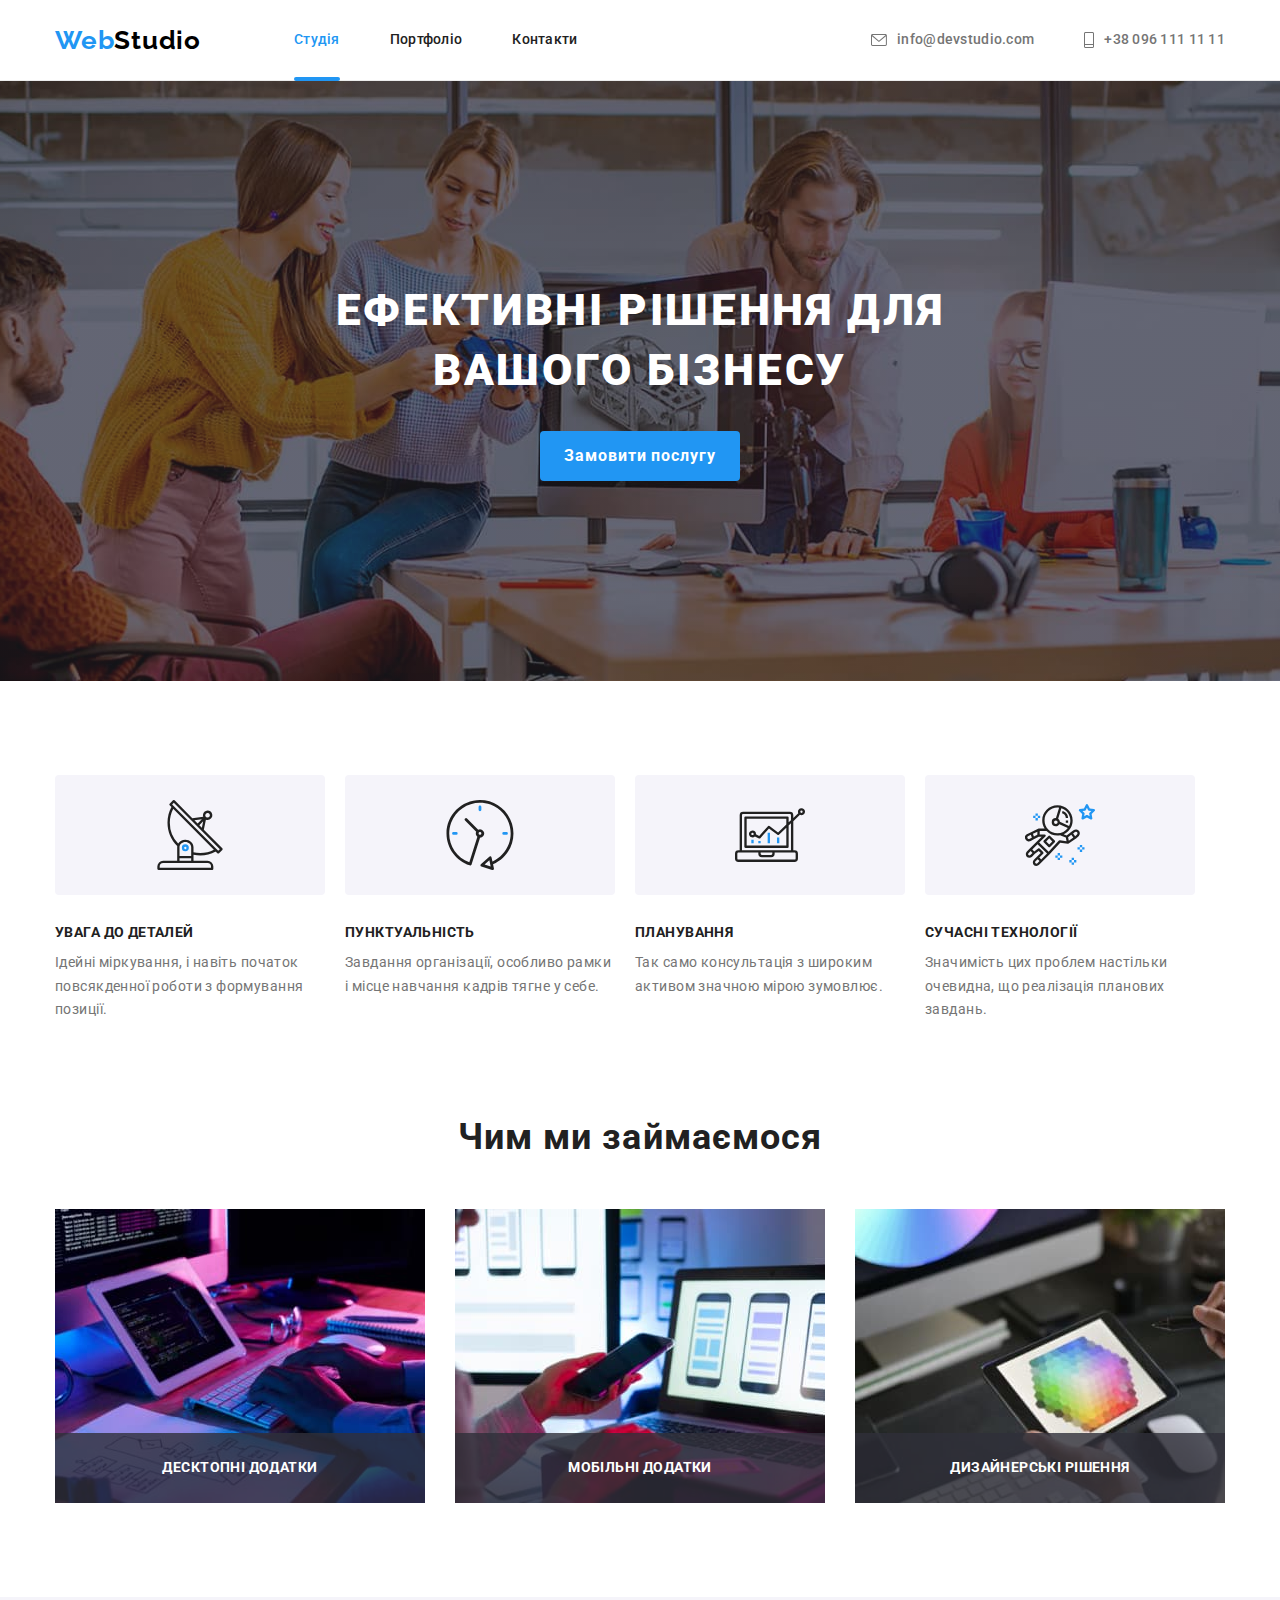
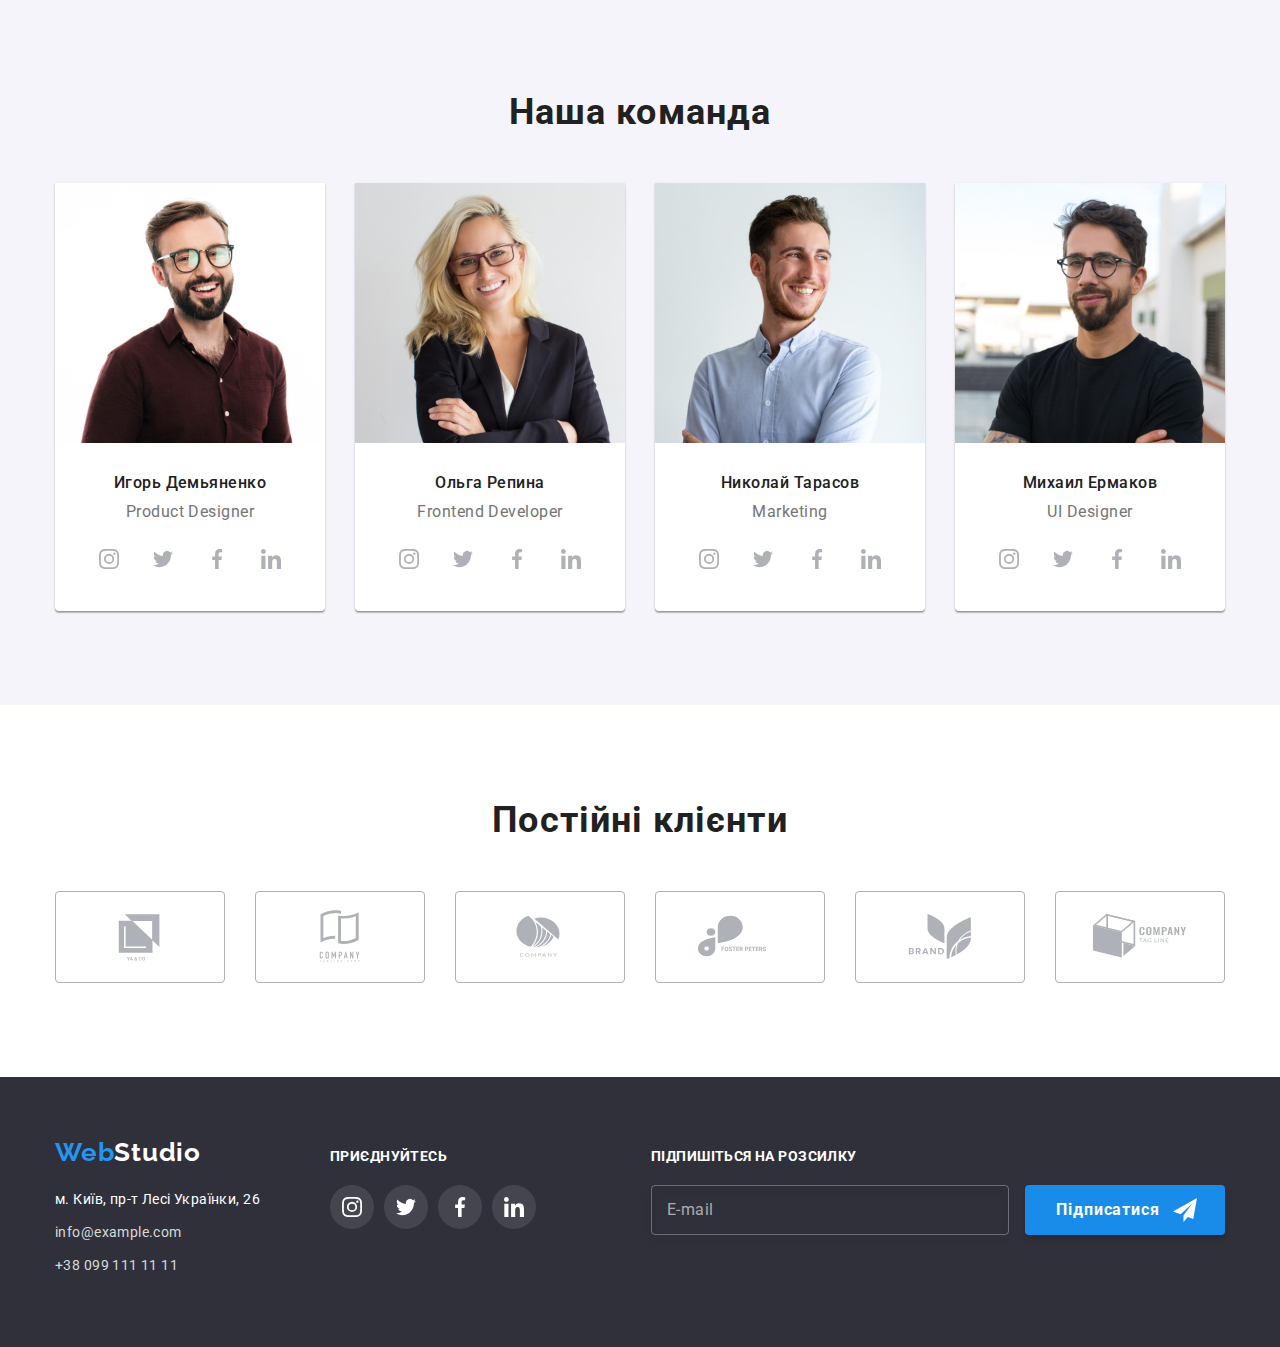
<file: index.html>
<!DOCTYPE html>
<html lang="uk">
  <head>
    <meta charset="UTF-8" />
    <meta http-equiv="X-UA-Compatible" content="IE=edge" />
    <meta name="viewport" content="width=device-width, initial-scale=1.0" />
    <title>Студія</title>
    <link rel="preconnect" href="https://fonts.googleapis.com" />
    <link rel="preconnect" href="https://fonts.gstatic.com" crossorigin />
    <link
      href="https://fonts.googleapis.com/css2?family=Raleway:wght@700&family=Roboto:wght@400;500;700;900&display=swap"
      rel="stylesheet"
    />
    <link
      rel="stylesheet"
      href="https://cdnjs.cloudflare.com/ajax/libs/modern-normalize/1.0.0/modern-normalize.min.css"
    />
    <link rel="stylesheet" href="./css/main.min.css" />
  </head>
  <body>
    <header class="header">
      <div class="container header-container">
        <a href="./index.html" class="logo link"
          >Web<span class="logo__part logo__part--dark">Studio</span></a
        >
        <nav class="navigation">
          <ul class="navigation__list list">
            <li class="navigation__item">
              <a
                href="./index.html"
                class="navigation__link link navigation__link--current"
                >Студія</a
              >
            </li>
            <li class="navigation__item">
              <a href="./portfolio.html" class="navigation__link link"
                >Портфоліо</a
              >
            </li>
            <li class="navigation__item">
              <a href="" class="navigation__link link">Контакти</a>
            </li>
          </ul>
        </nav>
        <ul class="contact-list list">
          <li class="contact-list__item">
            <a href="mailto:info@devstudio.com" class="contact-list__link link"
              ><svg class="contact-list__icon" width="16" height="12">
                <use href="./images/icons.svg#icon-mail"></use></svg
              >info@devstudio.com</a
            >
          </li>
          <li class="contact-list__item">
            <a href="tel:+380961111111" class="contact-list__link link"
              ><svg class="contact-list__icon" width="10" height="16">
                <use href="./images/icons.svg#icon-phone"></use></svg
              >+38 096 111 11 11</a
            >
          </li>
        </ul>
      </div>
    </header>
    <main>
      <!-- Баннер -->
      <section class="banner">
        <div class="container">
          <h1 class="banner__title">
            Ефективні рішення для <br />вашого бізнесу
          </h1>
          <button type="button" class="banner__btn" data-modal-open>
            Замовити послугу
          </button>
        </div>
      </section>
      <!-- Особливості -->
      <section class="section">
        <div class="container">
          <h2 class="visually-hidden">Особливості</h2>
          <ul class="about-list list">
            <li class="about-list__item">
              <div class="about-list__wrap">
                <svg class="about-list__icon" width="70" height="70">
                  <use href="./images/icons.svg#icon-about-antenna"></use>
                </svg>
              </div>

              <h3 class="about-list__title">УВАГА ДО ДЕТАЛЕЙ</h3>
              <p class="about-list__after-title">
                Ідейні міркування, і навіть початок повсякденної роботи з
                формування позиції.
              </p>
            </li>
            <li class="about-list__item">
              <div class="about-list__wrap">
                <svg class="about-list__icon" width="70" height="70">
                  <use href="./images/icons.svg#icon-about-clock"></use>
                </svg>
              </div>
              <h3 class="about-list__title">ПУНКТУАЛЬНІСТЬ</h3>
              <p class="about-list__after-title">
                Завдання організації, особливо рамки і місце навчання кадрів
                тягне у себе.
              </p>
            </li>
            <li class="about-list__item">
              <div class="about-list__wrap">
                <svg class="about-list__icon" width="70" height="70">
                  <use href="./images/icons.svg#icon-about-diagram"></use>
                </svg>
              </div>

              <h3 class="about-list__title">ПЛАНУВАННЯ</h3>
              <p class="about-list__after-title">
                Так само консультація з широким активом значною мірою зумовлює.
              </p>
            </li>
            <li class="about-list__item">
              <div class="about-list__wrap">
                <svg class="about-list__icon" width="70" height="70">
                  <use href="./images/icons.svg#icon-about-astronaut"></use>
                </svg>
              </div>

              <h3 class="about-list__title">СУЧАСНІ ТЕХНОЛОГІЇ</h3>
              <p class="about-list__after-title">
                Значимість цих проблем настільки очевидна, що реалізація
                планових завдань.
              </p>
            </li>
          </ul>
        </div>
      </section>
      <!-- Чим ми займаємося -->
      <section class="section what">
        <div class="container">
          <h2 class="title">Чим ми займаємося</h2>
          <ul class="what-list list">
            <li class="what-list__item">
              <img
                src="./images/about1.jpg"
                alt="Десктопні додатки"
                width="370"
              />
              <p class="what-list__text">Десктопні додатки</p>
            </li>
            <li class="what-list__item">
              <img
                src="./images/about2.jpg"
                alt="Мобільні додатки"
                width="370"
              />
              <p class="what-list__text">Мобільні додатки</p>
            </li>
            <li class="what-list__item">
              <img
                src="./images/about3.jpg"
                alt="Дизайнерські рішення"
                width="370"
              />
              <p class="what-list__text">Дизайнерські рішення</p>
            </li>
          </ul>
        </div>
      </section>
      <!-- Наша команда -->
      <section class="section team">
        <div class="container">
          <h2 class="title">Наша команда</h2>
          <ul class="team-list list">
            <li class="team-list__item">
              <img
                src="./images/teamcard1.jpg"
                alt="Игорь Демьяненко"
                width="270"
              />
              <div class="team-list__wrap">
                <h3 class="team-list__name">Игорь Демьяненко</h3>
                <p class="team-list__position">Product Designer</p>
                <ul class="team-icon list">
                  <li class="team-icon__item">
                    <a href="" class="team-icon__link link">
                      <svg class="team-icon__icon" width="20" height="20">
                        <use href="./images/icons.svg#icon-instagram"></use>
                      </svg>
                    </a>
                  </li>
                  <li class="team-icon__item">
                    <a href="" class="team-icon__link link">
                      <svg class="team-icon__icon" width="20" height="20">
                        <use href="./images/icons.svg#icon-twitter"></use>
                      </svg>
                    </a>
                  </li>
                  <li class="team-icon__item">
                    <a href="" class="team-icon__link link">
                      <svg class="team-icon__icon" width="20" height="20">
                        <use href="./images/icons.svg#icon-facebook"></use>
                      </svg>
                    </a>
                  </li>
                  <li class="team-icon__item">
                    <a href="" class="team-icon__link link">
                      <svg class="team-icon__icon" width="20" height="20">
                        <use href="./images/icons.svg#icon-linkedin"></use>
                      </svg>
                    </a>
                  </li>
                </ul>
              </div>
            </li>
            <li class="team-list__item">
              <img
                src="./images/teamcard2.jpg"
                alt="Ольга Репина"
                width="270"
              />
              <div class="team-list__wrap">
                <h3 class="team-list__name">Ольга Репина</h3>
                <p class="team-list__position">Frontend Developer</p>
                <ul class="team-icon list">
                  <li class="team-icon__item">
                    <a href="" class="team-icon__link link">
                      <svg class="team-icon__icon" width="20" height="20">
                        <use href="./images/icons.svg#icon-instagram"></use>
                      </svg>
                    </a>
                  </li>
                  <li class="team-icon__item">
                    <a href="" class="team-icon__link link">
                      <svg class="team-icon__icon" width="20" height="20">
                        <use href="./images/icons.svg#icon-twitter"></use>
                      </svg>
                    </a>
                  </li>
                  <li class="team-icon__item">
                    <a href="" class="team-icon__link link">
                      <svg class="team-icon__icon" width="20" height="20">
                        <use href="./images/icons.svg#icon-facebook"></use>
                      </svg>
                    </a>
                  </li>
                  <li class="team-icon__item">
                    <a href="" class="team-icon__link link">
                      <svg class="team-icon__icon" width="20" height="20">
                        <use href="./images/icons.svg#icon-linkedin"></use>
                      </svg>
                    </a>
                  </li>
                </ul>
              </div>
            </li>
            <li class="team-list__item">
              <img
                src="./images/teamcard3.jpg"
                alt="Николай Тарасов"
                width="270"
              />
              <div class="team-list__wrap">
                <h3 class="team-list__name">Николай Тарасов</h3>
                <p class="team-list__position">Marketing</p>
                <ul class="team-icon list">
                  <li class="team-icon__item">
                    <a href="" class="team-icon__link link">
                      <svg class="team-icon__icon" width="20" height="20">
                        <use href="./images/icons.svg#icon-instagram"></use>
                      </svg>
                    </a>
                  </li>
                  <li class="team-icon__item">
                    <a href="" class="team-icon__link link">
                      <svg class="team-icon__icon" width="20" height="20">
                        <use href="./images/icons.svg#icon-twitter"></use>
                      </svg>
                    </a>
                  </li>
                  <li class="team-icon__item">
                    <a href="" class="team-icon__link link">
                      <svg class="team-icon__icon" width="20" height="20">
                        <use href="./images/icons.svg#icon-facebook"></use>
                      </svg>
                    </a>
                  </li>
                  <li class="team-icon__item">
                    <a href="" class="team-icon__link link">
                      <svg class="team-icon__icon" width="20" height="20">
                        <use href="./images/icons.svg#icon-linkedin"></use>
                      </svg>
                    </a>
                  </li>
                </ul>
              </div>
            </li>
            <li class="team-list__item">
              <img
                src="./images/teamcard4.jpg"
                alt="Михаил Ермаков"
                width="270"
              />
              <div class="team-list__wrap">
                <h3 class="team-list__name">Михаил Ермаков</h3>
                <p class="team-list__position">UI Designer</p>
                <ul class="team-icon list">
                  <li class="team-icon__item">
                    <a href="" class="team-icon__link link">
                      <svg class="team-icon__icon" width="20" height="20">
                        <use href="./images/icons.svg#icon-instagram"></use>
                      </svg>
                    </a>
                  </li>
                  <li class="team-icon__item">
                    <a href="" class="team-icon__link link">
                      <svg class="team-icon__icon" width="20" height="20">
                        <use href="./images/icons.svg#icon-twitter"></use>
                      </svg>
                    </a>
                  </li>
                  <li class="team-icon__item">
                    <a href="" class="team-icon__link link">
                      <svg class="team-icon__icon" width="20" height="20">
                        <use href="./images/icons.svg#icon-facebook"></use>
                      </svg>
                    </a>
                  </li>
                  <li class="team-icon__item">
                    <a href="" class="team-icon__link link">
                      <svg class="team-icon__icon" width="20" height="20">
                        <use href="./images/icons.svg#icon-linkedin"></use>
                      </svg>
                    </a>
                  </li>
                </ul>
              </div>
            </li>
          </ul>
        </div>
      </section>
      <!-- Постійні клієнти -->
      <section class="clients">
        <div class="container">
          <h2 class="title">Постійні клієнти</h2>
          <ul class="clients-list list">
            <li class="clients-list__item">
              <a href="" class="clients-list__link link">
                <svg class="clients-list__icon" width="106" height="60">
                  <use href="./images/icons.svg#icon-clients-one"></use>
                </svg>
              </a>
            </li>
            <li class="clients-list__item">
              <a href="" class="clients-list__link link"
                ><svg class="clients-list__icon" width="106" height="60">
                  <use href="./images/icons.svg#icon-clients-two"></use></svg
              ></a>
            </li>
            <li class="clients-list__item">
              <a href="" class="clients-list__link link"
                ><svg class="clients-list__icon" width="106" height="60">
                  <use href="./images/icons.svg#icon-clients-three"></use></svg
              ></a>
            </li>
            <li class="clients-list__item">
              <a href="" class="clients-list__link link"
                ><svg class="clients-list__icon" width="106" height="60">
                  <use href="./images/icons.svg#icon-clients-four"></use></svg
              ></a>
            </li>
            <li class="clients-list__item">
              <a href="" class="clients-list__link link"
                ><svg class="clients-list__icon" width="106" height="60">
                  <use href="./images/icons.svg#icon-clients-five"></use></svg
              ></a>
            </li>
            <li class="clients-list__item">
              <a href="" class="clients-list__link link"
                ><svg class="clients-list__icon" width="106" height="60">
                  <use href="./images/icons.svg#icon-clients-six"></use></svg
              ></a>
            </li>
          </ul>
        </div>
      </section>
    </main>
    <footer class="footer">
      <div class="footer-container container">
        <div>
          <a href="./index.html" class="logo link footer__link"
            >Web<span class="logo__part logo__part--light">Studio</span></a
          >
          <address>
            <p class="footer-address">м. Київ, пр-т Лесі Українки, 26</p>
            <ul class="footer-list list">
              <li class="footer-item">
                <a href="mailto:info@example.com" class="footer-contact link"
                  >info@example.com</a
                >
              </li>
              <li class="footer-item">
                <a href="tel:+380991111111" class="footer-contact link"
                  >+38 099 111 11 11</a
                >
              </li>
            </ul>
          </address>
        </div>
        <div class="social">
          <p class="footer-title">Приєднуйтесь</p>
          <ul class="social-icon list">
            <li class="social-icon-item">
              <a href="" class="social-icon-link link">
                <svg class="social-icon-icon" width="20" height="20">
                  <use href="./images/icons.svg#icon-instagram"></use>
                </svg>
              </a>
            </li>
            <li class="social-icon-item">
              <a href="" class="social-icon-link link">
                <svg class="social-icon-icon" width="20" height="20">
                  <use href="./images/icons.svg#icon-twitter"></use>
                </svg>
              </a>
            </li>
            <li class="social-icon-item">
              <a href="" class="social-icon-link link">
                <svg class="social-icon-icon" width="20" height="20">
                  <use href="./images/icons.svg#icon-facebook"></use>
                </svg>
              </a>
            </li>
            <li class="social-icon-item">
              <a href="" class="social-icon-link link">
                <svg class="social-icon-icon" width="20" height="20">
                  <use href="./images/icons.svg#icon-linkedin"></use>
                </svg>
              </a>
            </li>
          </ul>
        </div>
        <form class="subs">
          <p class="footer-title">Підпишіться на розсилку</p>
          <div class="subs-wrap">
            <input
              type="email"
              name="mail-subs"
              id="mail-subs"
              class="subs-input"
            />
            <label for="mail-subs" class="subs-label">E-mail</label>
            <button type="submit" class="subs-btn">
              Підписатися
              <svg class="subs-icon" width="24" height="24">
                <use href="./images/icons.svg#icon-telegram"></use>
              </svg>
            </button>
          </div>
        </form>
      </div>
    </footer>
    <div class="backdrop is-hidden" data-modal>
      <div class="modal">
        <button type="button" class="modal-close-btn" data-modal-close>
          <svg class="modal-close-icon" width="18" height="18">
            <use href="./images/icons.svg#icon-close-black"></use>
          </svg>
        </button>
        <form class="form">
          <p class="form-title">Залиште свої дані, ми вам передзвонимо</p>

          <div class="form-field">
            <label for="name" class="form-label">Ім'я</label>
            <div class="form-wrap">
              <input type="text" name="name" id="name" class="form-input" />
              <svg class="form-icon" width="18" height="18">
                <use href="./images/icons.svg#icon-modal-person"></use>
              </svg>
            </div>
          </div>
          <div class="form-field">
            <label for="tel" class="form-label">Телефон</label>
            <div class="form-wrap">
              <input type="tel" name="tel" id="tel" class="form-input" />
              <svg class="form-icon" width="18" height="18">
                <use href="./images/icons.svg#icon-modal-phone"></use>
              </svg>
            </div>
          </div>
          <div class="form-field">
            <label for="email" class="form-label">Пошта</label>
            <div class="form-wrap">
              <input type="email" name="email" id="email" class="form-input" />
              <svg class="form-icon" width="18" height="18">
                <use href="./images/icons.svg#icon-modal-mail"></use>
              </svg>
            </div>
          </div>
          <div class="form-field">
            <label for="coment" class="form-label">Коментар</label>
            <textarea
              name="coment"
              id="coment"
              rows="6"
              placeholder="Введіть текст"
              class="form-coment"
            ></textarea>
          </div>

          <div class="form-check">
            <input
              type="checkbox"
              name="policy"
              id="policy"
              class="form-check visually-hidden"
              value="true"
            />
            <label for="policy" class="check-label">
              <span
                ><svg class="check-icon" width="16" height="15">
                  <use href="./images/icons.svg#icon-check"></use></svg
              ></span>
              Погоджуюся з розсилкою та приймаю
              <a href="" class="check-link link"> Умови договору</a></label
            >
          </div>
          <button type="submit" class="check-btn">Відправити</button>
        </form>
      </div>
    </div>
    <script src="./js/modal.js"></script>
  </body>
</html>
</file>
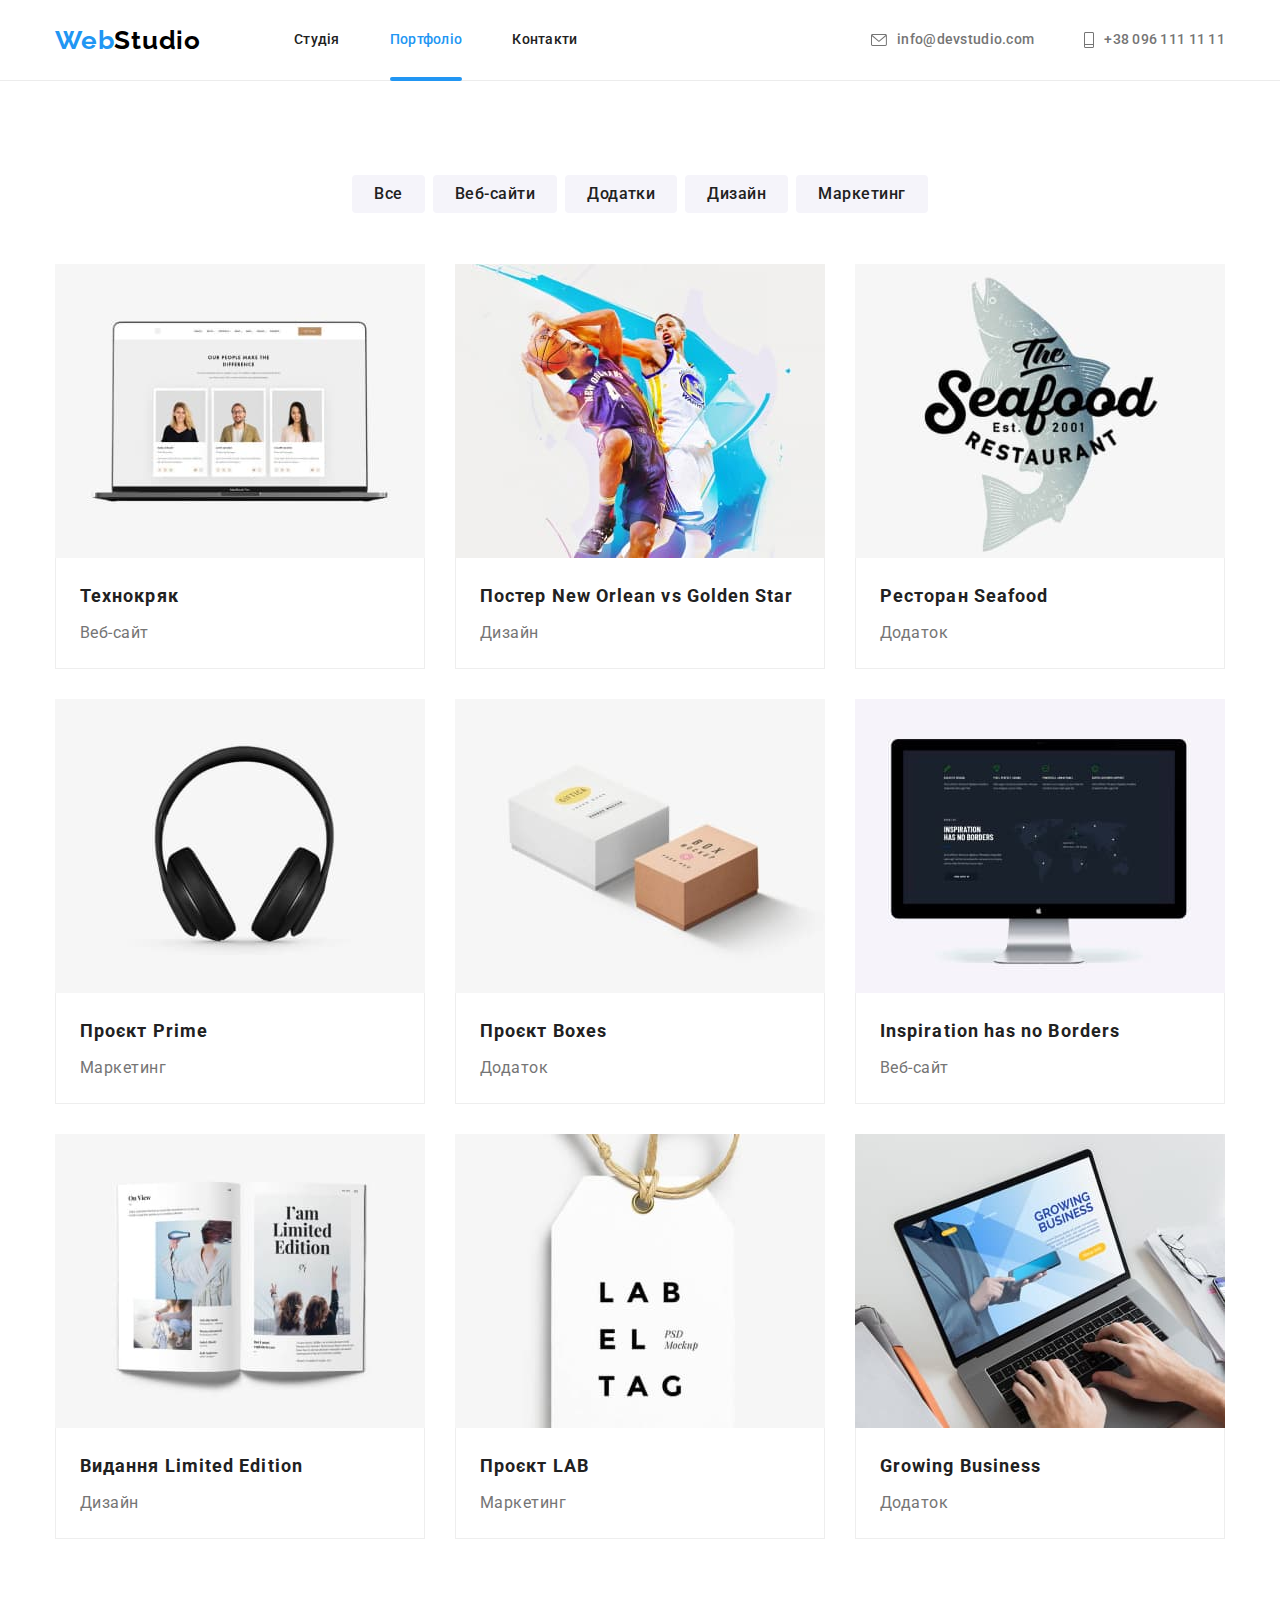
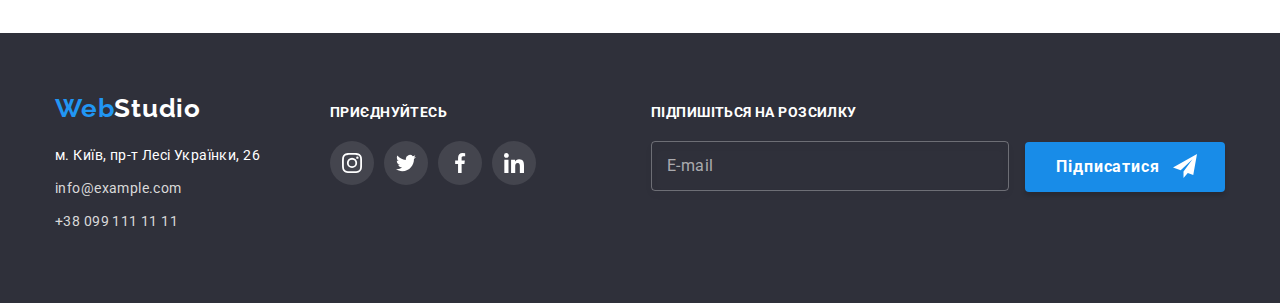
<file: portfolio.html>
<!DOCTYPE html>
<html lang="uk">
  <head>
    <meta charset="UTF-8" />
    <meta http-equiv="X-UA-Compatible" content="IE=edge" />
    <meta name="viewport" content="width=device-width, initial-scale=1.0" />
    <title>Портфоліо</title>
    <link rel="preconnect" href="https://fonts.googleapis.com" />
    <link rel="preconnect" href="https://fonts.gstatic.com" crossorigin />
    <link
      href="https://fonts.googleapis.com/css2?family=Raleway:wght@700&family=Roboto:wght@400;500;700;900&display=swap"
      rel="stylesheet"
    />
    <link
      rel="stylesheet"
      href="https://cdnjs.cloudflare.com/ajax/libs/modern-normalize/1.0.0/modern-normalize.min.css"
    />
    <link rel="stylesheet" href="./css/main.min.css" />
  </head>
  <body>
    <header class="header">
      <div class="container header-container">
        <a href="./index.html" class="logo link"
          >Web<span class="logo__part logo__part--dark">Studio</span></a
        >
        <nav class="navigation">
          <ul class="navigation__list list">
            <li class="navigation__item">
              <a href="./index.html" class="navigation__link link">Студія</a>
            </li>
            <li class="navigation__item">
              <a
                href="./portfolio.html"
                class="navigation__link link navigation__link--current"
                >Портфоліо</a
              >
            </li>
            <li class="navigation__item">
              <a href="" class="navigation__link link">Контакти</a>
            </li>
          </ul>
        </nav>
        <ul class="contact-list list">
          <li class="contact-list__item">
            <a href="mailto:info@devstudio.com" class="contact-list__link link"
              ><svg class="contact-list__icon" width="16" height="12">
                <use href="./images/icons.svg#icon-mail"></use></svg
              >info@devstudio.com</a
            >
          </li>
          <li class="contact-list__item">
            <a href="tel:+380961111111" class="contact-list__link link"
              ><svg class="contact-list__icon" width="10" height="16">
                <use href="./images/icons.svg#icon-phone"></use></svg
              >+38 096 111 11 11</a
            >
          </li>
        </ul>
      </div>
    </header>
    <main>
      <!-- Фильтр -->
      <section class="section portfolio">
        <div class="container">
          <h1 class="visually-hidden">Портфолио</h1>
          <ul class="portfolio-filter list">
            <li>
              <button type="button" class="portfolio-filter__btn">Все</button>
            </li>
            <li>
              <button type="button" class="portfolio-filter__btn">
                Веб-сайти
              </button>
            </li>
            <li>
              <button type="button" class="portfolio-filter__btn">
                Додатки
              </button>
            </li>
            <li>
              <button type="button" class="portfolio-filter__btn">
                Дизайн
              </button>
            </li>
            <li>
              <button type="button" class="portfolio-filter__btn">
                Маркетинг
              </button>
            </li>
          </ul>
          <!-- Портфолио -->
          <ul class="portfolio-list list">
            <li class="portfolio-list__item">
              <a href="" target="_blank" class="portfolio-list__link link">
                <div class="portfolio-list__wrap-top">
                  <img
                    src="./images/progect1.jpg"
                    alt="Открытый веб-сайт на ноутбуке"
                    width="370"
                    height="294"
                  />
                  <p class="portfolio-list__top-text">
                    Ресурс пропонує комплексні пропозиції з різним рівнем
                    функціоналу та сервісів. Все це дозволить відвідувачу
                    отримати вичерпні відомості про компанію чи приватну особу.
                  </p>
                </div>
                <div class="portfolio-list__wrap-text">
                  <h2 class="portfolio-list__title">Технокряк</h2>
                  <p class="portfolio-list__after-title">Веб-сайт</p>
                </div>
              </a>
            </li>
            <li class="portfolio-list__item">
              <a href="" target="_blank" class="portfolio-list__link link"
                ><div class="portfolio-list__wrap-top">
                  <img
                    src="./images/progect2.jpg"
                    alt="Постер с баскетболистами"
                    width="370"
                    height="294"
                  />
                  <p class="portfolio-list__top-text">
                    Ресурс пропонує комплексні пропозиції з різним рівнем
                    функціоналу та сервісів. Все це дозволить відвідувачу
                    отримати вичерпні відомості про компанію чи приватну особу.
                  </p>
                </div>
                <div class="portfolio-list__wrap-text">
                  <h2 class="portfolio-list__title">
                    Постер New Orlean vs Golden Star
                  </h2>
                  <p class="portfolio-list__after-title">Дизайн</p>
                </div></a
              >
            </li>
            <li class="portfolio-list__item">
              <a href="" target="_blank" class="portfolio-list__link link"
                ><div class="portfolio-list__wrap-top">
                  <img
                    src="./images/progect3.jpg"
                    alt="Иконка приложения ресторана"
                    width="370"
                    height="294"
                  />
                  <p class="portfolio-list__top-text">
                    Ресурс пропонує комплексні пропозиції з різним рівнем
                    функціоналу та сервісів. Все це дозволить відвідувачу
                    отримати вичерпні відомості про компанію чи приватну особу.
                  </p>
                </div>
                <div class="portfolio-list__wrap-text">
                  <h2 class="portfolio-list__title">Ресторан Seafood</h2>
                  <p class="portfolio-list__after-title">Додаток</p>
                </div></a
              >
            </li>
            <li class="portfolio-list__item">
              <a href="" target="_blank" class="portfolio-list__link link"
                ><div class="portfolio-list__wrap-top">
                  <img
                    src="./images/progect4.jpg"
                    alt="Наушники"
                    width="370"
                    height="294"
                  />
                  <p class="portfolio-list__top-text">
                    Ресурс пропонує комплексні пропозиції з різним рівнем
                    функціоналу та сервісів. Все це дозволить відвідувачу
                    отримати вичерпні відомості про компанію чи приватну особу.
                  </p>
                </div>
                <div class="portfolio-list__wrap-text">
                  <h2 class="portfolio-list__title">Проєкт Prime</h2>
                  <p class="portfolio-list__after-title">Маркетинг</p>
                </div></a
              >
            </li>
            <li class="portfolio-list__item">
              <a href="" target="_blank" class="portfolio-list__link link"
                ><div class="portfolio-list__wrap-top">
                  <img
                    src="./images/progect5.jpg"
                    alt="Две коробки"
                    width="370"
                    height="294"
                  />
                  <p class="portfolio-list__top-text">
                    Ресурс пропонує комплексні пропозиції з різним рівнем
                    функціоналу та сервісів. Все це дозволить відвідувачу
                    отримати вичерпні відомості про компанію чи приватну особу.
                  </p>
                </div>
                <div class="portfolio-list__wrap-text">
                  <h2 class="portfolio-list__title">Проєкт Boxes</h2>
                  <p class="portfolio-list__after-title">Додаток</p>
                </div></a
              >
            </li>
            <li class="portfolio-list__item">
              <a href="" target="_blank" class="portfolio-list__link link"
                ><div class="portfolio-list__wrap-top">
                  <img
                    src="./images/progect6.jpg"
                    alt="Открытый веб-сайт на мониторе"
                    width="370"
                    height="294"
                  />
                  <p class="portfolio-list__top-text">
                    Ресурс пропонує комплексні пропозиції з різним рівнем
                    функціоналу та сервісів. Все це дозволить відвідувачу
                    отримати вичерпні відомості про компанію чи приватну особу.
                  </p>
                </div>
                <div class="portfolio-list__wrap-text">
                  <h2 class="portfolio-list__title">
                    Inspiration has no Borders
                  </h2>
                  <p class="portfolio-list__after-title">Веб-сайт</p>
                </div></a
              >
            </li>
            <li class="portfolio-list__item">
              <a href="" target="_blank" class="portfolio-list__link link"
                ><div class="portfolio-list__wrap-top">
                  <img
                    src="./images/progect7.jpg"
                    alt="Разворот журнала"
                    width="370"
                    height="294"
                  />
                  <p class="portfolio-list__top-text">
                    Ресурс пропонує комплексні пропозиції з різним рівнем
                    функціоналу та сервісів. Все це дозволить відвідувачу
                    отримати вичерпні відомості про компанію чи приватну особу.
                  </p>
                </div>
                <div class="portfolio-list__wrap-text">
                  <h2 class="portfolio-list__title">Видання Limited Edition</h2>
                  <p class="portfolio-list__after-title">Дизайн</p>
                </div></a
              >
            </li>
            <li class="portfolio-list__item">
              <a href="" target="_blank" class="portfolio-list__link link"
                ><div class="portfolio-list__wrap-top">
                  <img
                    src="./images/progect8.jpg"
                    alt="Бирка"
                    width="370"
                    height="294"
                  />
                  <p class="portfolio-list__top-text">
                    Ресурс пропонує комплексні пропозиції з різним рівнем
                    функціоналу та сервісів. Все це дозволить відвідувачу
                    отримати вичерпні відомості про компанію чи приватну особу.
                  </p>
                </div>
                <div class="portfolio-list__wrap-text">
                  <h2 class="portfolio-list__title">Проєкт LAB</h2>
                  <p class="portfolio-list__after-title">Маркетинг</p>
                </div></a
              >
            </li>
            <li class="portfolio-list__item">
              <a href="" target="_blank" class="portfolio-list__link link"
                ><div class="portfolio-list__wrap-top">
                  <img
                    src="./images/progect9.jpg"
                    alt="Работа за ноутбуком"
                    width="370"
                    height="294"
                  />
                  <p class="portfolio-list__top-text">
                    Ресурс пропонує комплексні пропозиції з різним рівнем
                    функціоналу та сервісів. Все це дозволить відвідувачу
                    отримати вичерпні відомості про компанію чи приватну особу.
                  </p>
                </div>
                <div class="portfolio-list__wrap-text">
                  <h2 class="portfolio-list__title">Growing Business</h2>
                  <p class="portfolio-list__after-title">Додаток</p>
                </div></a
              >
            </li>
          </ul>
        </div>
      </section>
    </main>
    <footer class="footer">
      <div class="footer-container container">
        <div>
          <a href="./index.html" class="logo link footer__link"
            >Web<span class="logo__part logo__part--light">Studio</span></a
          >
          <address>
            <p class="footer-address">м. Київ, пр-т Лесі Українки, 26</p>
            <ul class="footer-list list">
              <li class="footer-item">
                <a href="mailto:info@example.com" class="footer-contact link"
                  >info@example.com</a
                >
              </li>
              <li class="footer-item">
                <a href="tel:+380991111111" class="footer-contact link"
                  >+38 099 111 11 11</a
                >
              </li>
            </ul>
          </address>
        </div>
        <div class="social">
          <p class="footer-title">Приєднуйтесь</p>
          <ul class="social-icon list">
            <li class="social-icon-item">
              <a href="" class="social-icon-link link">
                <svg class="social-icon-icon" width="20" height="20">
                  <use href="./images/icons.svg#icon-instagram"></use>
                </svg>
              </a>
            </li>
            <li class="social-icon-item">
              <a href="" class="social-icon-link link">
                <svg class="social-icon-icon" width="20" height="20">
                  <use href="./images/icons.svg#icon-twitter"></use>
                </svg>
              </a>
            </li>
            <li class="social-icon-item">
              <a href="" class="social-icon-link link">
                <svg class="social-icon-icon" width="20" height="20">
                  <use href="./images/icons.svg#icon-facebook"></use>
                </svg>
              </a>
            </li>
            <li class="social-icon-item">
              <a href="" class="social-icon-link link">
                <svg class="social-icon-icon" width="20" height="20">
                  <use href="./images/icons.svg#icon-linkedin"></use>
                </svg>
              </a>
            </li>
          </ul>
        </div>
        <form class="subs">
          <p class="footer-title">Підпишіться на розсилку</p>
          <div class="subs-wrap">
            <input
              type="email"
              name="mail-subs"
              id="mail-subs"
              class="subs-input"
            />
            <label for="mail-subs" class="subs-label">E-mail</label>
            <button type="submit" class="subs-btn">Підписатися</button>
            <svg class="subs-icon" width="24" height="24">
              <use href="./images/icons.svg#icon-telegram"></use>
            </svg>
          </div>
        </form>
      </div>
    </footer>
  </body>
</html>
</file>
<file: css/main.min.css>
:root{--accent-color: #2196f3;--add-accent-color: #188ce8;--logo-studio-color: #000000;--main-title-color: #ffffff;--first-title-color: #212121;--second-title-color: #757575;--contact-footer-color: #d9d9d9;--main-background-color: #ffffff;--first-background-color: #e5e5e5;--second-background-color: #f5f4fa;--accent-background-color: #2f303a;--transition-duration-main: 250ms;--transition-timing-function-main: cubic-bezier(0.4, 0, 0.2, 1);--font-family-main: "Roboto", sans-serif;--font-family-add: "Raleway", sans-serif}.visually-hidden{position:absolute;width:1px;height:1px;margin:-1px;border:0;padding:0;white-space:nowrap;clip-path:inset(100%);clip:rect(0 0 0 0);overflow:hidden}body{font-family:var(--font-family-main);color:var(--first-title-color)}.list{list-style:none}.link{text-decoration:none}p,h1,h2,h3,h4,h5,h6{margin:0}ul{margin:0;padding-left:0}img{display:block}.container{width:1200px;padding:0 15px;margin:0 auto}.section{padding-top:94px;padding-bottom:94px}.title{font-weight:700;font-size:36px;line-height:1.17;text-align:center;letter-spacing:.03em;margin-bottom:50px}.header{background-color:var(--main-background-color);border-bottom:1px solid #ececec}.header-container{display:flex;align-items:center}.logo{font-family:var(--font-family-add);font-weight:700;font-size:26px;line-height:1.19;letter-spacing:.03em;color:var(--accent-color)}.logo__part--dark{color:var(--logo-studio-color)}.navigation{margin-left:93px}.navigation__list{display:flex}.navigation__item:nth-child(-n+2){margin-right:50px}.navigation__link{font-weight:500;font-size:14px;line-height:1.14;letter-spacing:.02em;color:inherit;display:inline-block;padding:32px 0;transition:color var(--transition-duration-main) var(--transition-timing-function-main)}.navigation__link:hover,.navigation__link:focus{color:var(--accent-color)}.navigation__link--current{color:var(--accent-color);position:relative}.navigation__link--current:after{position:absolute;left:0;bottom:-1px;content:"";width:100%;height:4px;background-color:var(--accent-color);border-radius:2px}.contact-list{display:flex;margin-left:auto}.contact-list__item:nth-child(-n+1){margin-right:50px}.contact-list__link{font-weight:500;font-size:14px;line-height:1.14;letter-spacing:.02em;color:var(--second-title-color);display:inline-block;padding:32px 0;display:flex;align-items:center;transition:color var(--transition-duration-main) var(--transition-timing-function-main)}.contact-list__link:hover,.contact-list__link:focus{color:var(--accent-color)}.contact-list__icon{fill:currentColor;margin-right:10px;background-position:center;background-size:contain}.banner{background-color:var(--accent-background-color);padding-top:200px;padding-bottom:200px;max-width:1600px;margin:0 auto;background-image:linear-gradient(rgba(47, 48, 58, 0.4), rgba(47, 48, 58, 0.4)),url(../images/banner.jpg);background-repeat:no-repeat;background-position:center;background-size:cover}.banner__title{font-weight:900;font-size:44px;line-height:1.36;text-align:center;letter-spacing:.06em;text-transform:uppercase;color:var(--main-title-color)}.banner__btn{font-family:inherit;font-weight:700;font-size:16px;line-height:1.88;display:flex;align-items:center;text-align:center;letter-spacing:.06em;color:var(--main-title-color);background-color:var(--accent-color);cursor:pointer;margin:30px auto 0;min-width:200px;min-height:50px;border-radius:4px;border:none;justify-content:center;transition:background-color var(--transition-duration-main) var(--transition-timing-function-main)}.banner__btn:hover,.banner__btn:focus{background-color:var(--add-accent-color)}.about-list{display:flex;justify-content:space-between}.about-list:nth-child(-n+3){margin-right:30px}.about-list__item{width:270px}.about-list__wrap{width:270px;height:120px;background-color:var(--second-background-color);border-radius:4px;margin-bottom:30px;display:flex;align-items:center;justify-content:center}.about-list__icon{width:70px;height:70px}.about-list__title{font-weight:700;font-size:14px;line-height:1.14;letter-spacing:.03em;text-transform:uppercase;margin-bottom:10px}.about-list__after-title{font-weight:400;font-size:14px;line-height:1.71;letter-spacing:.03em;color:var(--second-title-color)}.what{padding-top:0}.what-list{display:flex;justify-content:space-between}.what-list__item{position:relative}.what-list__text{position:absolute;bottom:0;left:0;width:100%;font-weight:700;font-size:14px;line-height:1.14;text-align:center;letter-spacing:.03em;text-transform:uppercase;color:var(--main-title-color);background-color:rgba(47,48,58,.8);padding-top:27px;padding-bottom:27px}.team{background-color:var(--second-background-color)}.team-list{display:flex;justify-content:space-between}.team-list__item{background-color:var(--main-background-color);box-shadow:0px 1px 3px rgba(0,0,0,.12),0px 1px 1px rgba(0,0,0,.14),0px 2px 1px rgba(0,0,0,.2);border-radius:0px 0px 4px 4px}.team-list__wrap{padding:30px 0}.team-list__name{font-weight:500;font-size:16px;line-height:1.19;text-align:center;letter-spacing:.03em;margin-bottom:10px}.team-list__position{font-weight:400;font-size:16px;line-height:1.19;text-align:center;letter-spacing:.03em;color:var(--second-title-color);margin-bottom:16px}.team-icon{display:flex;justify-content:center;gap:10px}.team-icon__item{width:44px;height:44px;background-position:center}.team-icon__link{width:100%;height:100%;border-radius:50%;display:flex;align-items:center;justify-content:center;color:#afb1b8;transition:background-color var(--transition-duration-main) var(--transition-timing-function-main),color var(--transition-duration-main) var(--transition-timing-function-main)}.team-icon__link:hover,.team-icon__link:focus{background-color:var(--accent-color);color:var(--main-title-color)}.team-icon__icon{fill:currentColor}.clients{padding:94px 0}.clients-list{display:flex;justify-content:space-between}.clients-list__item{width:170px;height:92px}.clients-list__link{width:100%;height:100%;border:1px solid #afb1b8;border-radius:4px;display:flex;align-items:center;justify-content:center;color:#afb1b8;transition:color var(--transition-duration-main) var(--transition-timing-function-main),border var(--transition-duration-main) var(--transition-timing-function-main)}.clients-list__link:hover,.clients-list__link:focus{color:var(--accent-color);border:1px solid var(--accent-color)}.clients-list__icon{fill:currentColor;background-position:center;background-size:200px}.portfolio-filter{background-color:var(--main-background-color);display:flex;justify-content:center;margin-bottom:51px;gap:8px}.portfolio-filter__btn{font-family:inherit;font-weight:500;font-size:16px;line-height:1.62;text-align:center;letter-spacing:.03em;color:inherit;background:var(--second-background-color);cursor:pointer;border-radius:4px;border:rgba(0,0,0,0);padding:6px 22px;transition:color var(--transition-duration-main) var(--transition-timing-function-main),background-color var(--transition-duration-main) var(--transition-timing-function-main),box-shadow var(--transition-duration-main) var(--transition-timing-function-main)}.portfolio-filter__btn:hover,.portfolio-filter__btn:focus{color:var(--main-title-color);background-color:var(--accent-color);box-shadow:0px 1px 3px rgba(0,0,0,.12),0px 1px 1px rgba(0,0,0,.14),0px 2px 1px rgba(0,0,0,.2)}.portfolio-list{display:flex;flex-wrap:wrap;gap:30px}.portfolio-list__item{background-color:var(--main-background-color);width:calc((100% - 60px)/3)}.portfolio-list__link{display:inline-block;transition:box-shadow var(--transition-duration-main) var(--transition-timing-function-main)}.portfolio-list__link:hover,.portfolio-list__link:focus{box-shadow:0px 1px 3px rgba(0,0,0,.12),0px 1px 1px rgba(0,0,0,.14),0px 2px 1px rgba(0,0,0,.2)}.portfolio-list__wrap-top{position:relative;overflow:hidden}.portfolio-list__top-text{position:absolute;top:0;left:0;height:100%;font-weight:400;font-size:18px;line-height:1.56;letter-spacing:.03em;color:var(--main-title-color);background-color:rgba(33,150,243,.9);padding:63px 24px;transform:translateY(100%);transition:transform var(--transition-duration-main) var(--transition-timing-function-main)}.portfolio-list__item:hover .portfolio-list__top-text{transform:translateY(0%)}.portfolio-list__wrap-text{border:1px solid #eee;border-top:none;padding:20px 24px}.portfolio-list__title{font-weight:700;font-size:18px;line-height:2;letter-spacing:.06em;color:var(--first-title-color);min-height:36px;margin-bottom:4px}.portfolio-list__after-title{font-weight:400;font-size:16px;line-height:1.88;letter-spacing:.03em;color:var(--second-title-color);min-height:30px}.footer{background-color:var(--accent-background-color);padding:60px 0}.footer__link{display:inline-block;margin-bottom:20px}.logo__part--light{color:var(--main-title-color)}.footer-address{font-style:normal;font-weight:400;font-size:14px;line-height:1.71;letter-spacing:.03em;color:var(--main-title-color);margin-bottom:9px}.footer-item{margin-bottom:9px}.footer-contact{font-style:normal;font-weight:400;font-size:14px;line-height:1.71;letter-spacing:.03em;color:var(--contact-footer-color);display:inline-block;transition:color var(--transition-duration-main) var(--transition-timing-function-main)}.footer-contact:hover,.footer-contact:focus{color:var(--accent-color)}.footer-container{display:flex;align-items:baseline}.social{margin-left:70px}.footer-title{font-weight:700;font-size:14px;line-height:1.14;letter-spacing:.03em;text-transform:uppercase;color:var(--main-title-color);margin-bottom:20px}.social-icon{display:flex;justify-content:center;gap:10px}.social-icon-item{width:44px;height:44px}.social-icon-link{width:100%;height:100%;border-radius:50%;background:rgba(255,255,255,.1);display:flex;align-items:center;justify-content:center;color:var(--main-title-color);transition:background-color var(--transition-duration-main) var(--transition-timing-function-main)}.social-icon-link:hover,.social-icon-link:focus{background-color:var(--accent-color)}.social-icon-icon{fill:currentColor;background-position:center}.subs{margin-left:auto}.subs-wrap{position:relative}.subs-input{width:358px;height:50px;padding:15px 16px;color:var(--main-title-color);background-color:rgba(0,0,0,0);border:1px solid rgba(255,255,255,.3);filter:drop-shadow(0px 4px 4px rgba(0, 0, 0, 0.15));border-radius:4px;outline:rgba(0,0,0,0);transition:border-color var(--transition-duration-main) var(--transition-timing-function-main)}.subs-input:focus{border-color:var(--add-accent-color)}.subs-label{position:absolute;left:16px;top:50%;transform:translateY(-50%);font-size:16px;line-height:1.25;letter-spacing:.03em;color:rgba(255,255,255,.6);transition:color var(--transition-duration-main) var(--transition-timing-function-main),transform var(--transition-duration-main) var(--transition-timing-function-main)}.subs-input:focus+.subs-label{top:50%;transform:translate(-70px, -50%);color:var(--main-title-color)}.subs-btn{font-weight:700;font-size:16px;line-height:1.88;letter-spacing:.06em;color:var(--main-title-color);background:var(--add-accent-color);box-shadow:0px 4px 4px rgba(0,0,0,.15);border-radius:4px;border:none;cursor:pointer;min-width:200px;min-height:50px;padding:10px 62px 10px 28px;margin-left:12px}.subs-icon{position:absolute;right:28px;top:50%;transform:translateY(-50%);fill:var(--main-background-color)}.backdrop{position:fixed;top:0;left:0;width:100%;height:100%;background-color:rgba(0,0,0,.5);transition:opacity var(--transition-duration-main) var(--transition-timing-function-main),visibility var(--transition-duration-main) var(--transition-timing-function-main)}.backdrop.is-hidden .modal{transform:translate(-50%, 0%)}.is-hidden{visibility:hidden;opacity:0;pointer-events:none}.modal{position:absolute;top:50%;left:50%;transform:translate(-50%, -50%);width:528px;min-height:581px;background-color:var(--main-background-color);box-shadow:0px 1px 3px rgba(0,0,0,.12),0px 1px 1px rgba(0,0,0,.14),0px 2px 1px rgba(0,0,0,.2);border-radius:4px;transform:translate(-50%, -50%);transition:transform var(--transition-duration-main) var(--transition-timing-function-main)}.modal-close-icon{transition:fill var(--transition-duration-main) var(--transition-timing-function-main)}.modal-close-btn:hover .modal-close-icon,.modal-close-btn:focus .modal-close-icon{fill:var(--accent-color)}.modal-close-btn{position:absolute;top:8px;right:8px;width:30px;height:30px;border-radius:50%;border:1px solid rgba(0,0,0,.1);cursor:pointer;display:flex;align-items:center;justify-content:center;background-color:var(--main-background-color)}.form{padding:40px}.form-title{font-weight:700;font-size:20px;line-height:1.15;text-align:center;letter-spacing:.03em;color:var(--first-title-color);margin-bottom:12px}.form-field{display:flex;flex-direction:column;margin-bottom:10px}.form-wrap{position:relative;width:100%}.form-label{font-weight:400;font-size:12px;line-height:1.17;letter-spacing:.01em;color:var(--second-title-color);margin-bottom:4px}.form-input{width:100%;height:40px;border:1px solid rgba(33,33,33,.2);border-radius:4px;font-size:12px;line-height:1.17;letter-spacing:.01em;color:var(--first-title-color);padding-left:30px;cursor:pointer;outline:rgba(0,0,0,0);transition:border-color var(--transition-duration-main) var(--transition-timing-function-main)}.form-input:focus{border-color:var(--accent-color)}.form-icon{position:absolute;left:12px;top:50%;transform:translateY(-50%);transition:fill var(--transition-duration-main) var(--transition-timing-function-main)}.form-input:focus+.form-icon{fill:var(--accent-color)}.form-coment{height:120px;padding:12px 16px;resize:none;border:1px solid rgba(33,33,33,.2);border-radius:4px;font-size:12px;line-height:1.17;letter-spacing:.01em;color:var(--first-title-color);cursor:pointer;outline:rgba(0,0,0,0);transition:border-color var(--transition-duration-main) var(--transition-timing-function-main)}.form-coment:focus{border-color:var(--accent-color)}.form-coment::placeholder{font-size:12px;line-height:1.17;letter-spacing:.01em;color:rgba(117,117,117,.5)}.form-check{height:24px;margin-top:20px;margin-bottom:30px}.check-label{display:flex;align-items:center;justify-content:center;padding-left:25px;align-items:center;font-size:14px;line-height:1.71;letter-spacing:.03em;color:var(--second-title-color)}.check-label span{width:16px;height:15px;border:2px solid var(--first-title-color);border-radius:2px;margin-right:10px;display:flex;align-items:center;justify-content:center}.form-check:checked+.check-label span{background-color:var(--accent-color);border:none}.form-check:focus+.check-label span{border-color:var(--accent-color)}.check-link{position:relative;color:var(--accent-color);margin-left:5px}.check-link::before{content:"";position:absolute;left:0;bottom:5px;width:100%;height:1px;background-color:var(--accent-color)}.check-icon{opacity:0}.form-check:checked+.check-label .check-icon{fill:var(--main-background-color);opacity:1}.check-btn{display:flex;align-items:center;justify-content:center;font-weight:700;font-size:16px;line-height:1.88;letter-spacing:.06em;color:var(--main-title-color);background:var(--add-accent-color);box-shadow:0px 4px 4px rgba(0,0,0,.15);border-radius:4px;border:none;cursor:pointer;margin:30px auto 0px auto;min-width:200px;min-height:50px}/*# sourceMappingURL=main.min.css.map */
</file>
